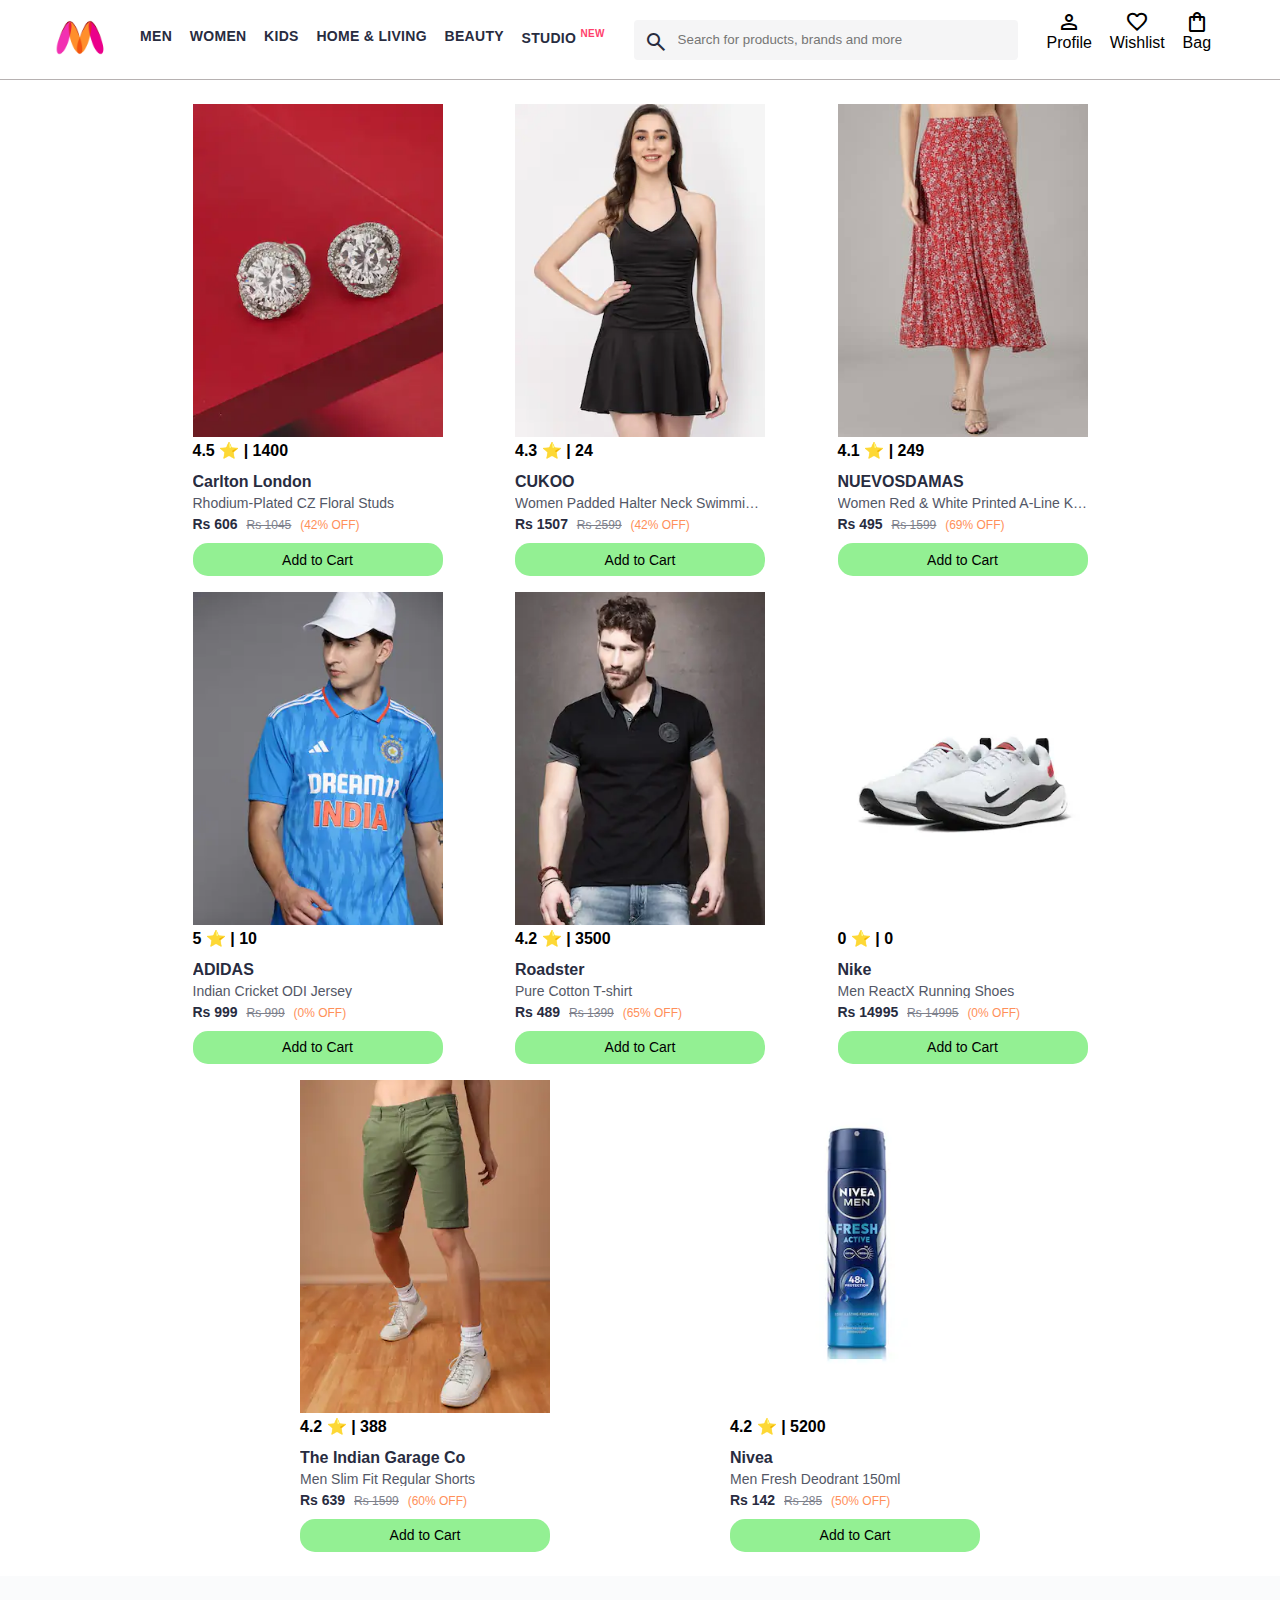
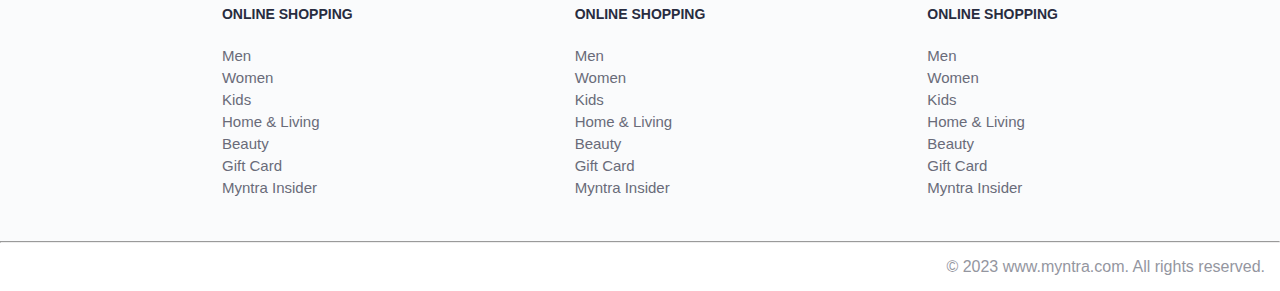
<file: index.html>
<!DOCTYPE html>
<html lang="en">
<head>
    <title>Myntra Functional Clone</title>
    <link rel="stylesheet" href="css/index.css">
    <link rel="stylesheet" href="https://fonts.googleapis.com/css2?family=Material+Symbols+Outlined:opsz,wght,FILL,GRAD@20..48,100..700,0..1,-50..200" />
</head>
<body>
    <header>
        <div class="logo_container">
            <a href="#"><img class="myntra_home" src="images/myntra_logo.webp" alt="Myntra Home"></a>
        </div>
        <nav class="nav_bar">
            <a href="#">Men</a>
            <a href="#">Women</a>
            <a href="#">Kids</a>
            <a href="#">Home & Living</a>
            <a href="#">Beauty</a>
            <a href="#">Studio <sup>New</sup></a>
        </nav>
        <div class="search_bar">
            <span class="material-symbols-outlined search_icon">search</span>
            <input class="search_input" placeholder="Search for products, brands and more">
        </div>
        <div class="action_bar">
            <div class="action_container">
                <span class="material-symbols-outlined action_icon">person</span>
                <span class="action_name">Profile</span>
            </div>

            <div class="action_container">
                <span class="material-symbols-outlined action_icon">favorite</span>
                <span class="action_name">Wishlist</span>
            </div>

            <a class="action_container" href="pages/bag.html">
                <span class="material-symbols-outlined action_icon">shopping_bag</span>
                <span class="action_name">Bag</span>
                <span class="bag-item-count">0</span>
            </a>
        </div>
    </header>

    <main>
        <div class="container">
        </div>
    </main>


    <footer>
        <div class="footer_container">
            <div class="footer_column">
                <h3>ONLINE SHOPPING</h3>

                <a href="#">Men</a>
                <a href="#">Women</a>
                <a href="#">Kids</a>
                <a href="#">Home & Living</a>
                <a href="#">Beauty</a>
                <a href="#">Gift Card</a>
                <a href="#">Myntra Insider</a>
            </div>

            <div class="footer_column">
                <h3>ONLINE SHOPPING</h3>

                <a href="#">Men</a>
                <a href="#">Women</a>
                <a href="#">Kids</a>
                <a href="#">Home & Living</a>
                <a href="#">Beauty</a>
                <a href="#">Gift Card</a>
                <a href="#">Myntra Insider</a>
            </div>

            <div class="footer_column">
                <h3>ONLINE SHOPPING</h3>

                <a href="#">Men</a>
                <a href="#">Women</a>
                <a href="#">Kids</a>
                <a href="#">Home & Living</a>
                <a href="#">Beauty</a>
                <a href="#">Gift Card</a>
                <a href="#">Myntra Insider</a>
            </div>
        </div>
        <hr>

        <div class="copyright">
            © 2023 www.myntra.com. All rights reserved.
        </div>
    </footer>
    <script src="data/items.js"></script>
    <script src="scripts/index.js"></script>
</body>
</html>
</file>
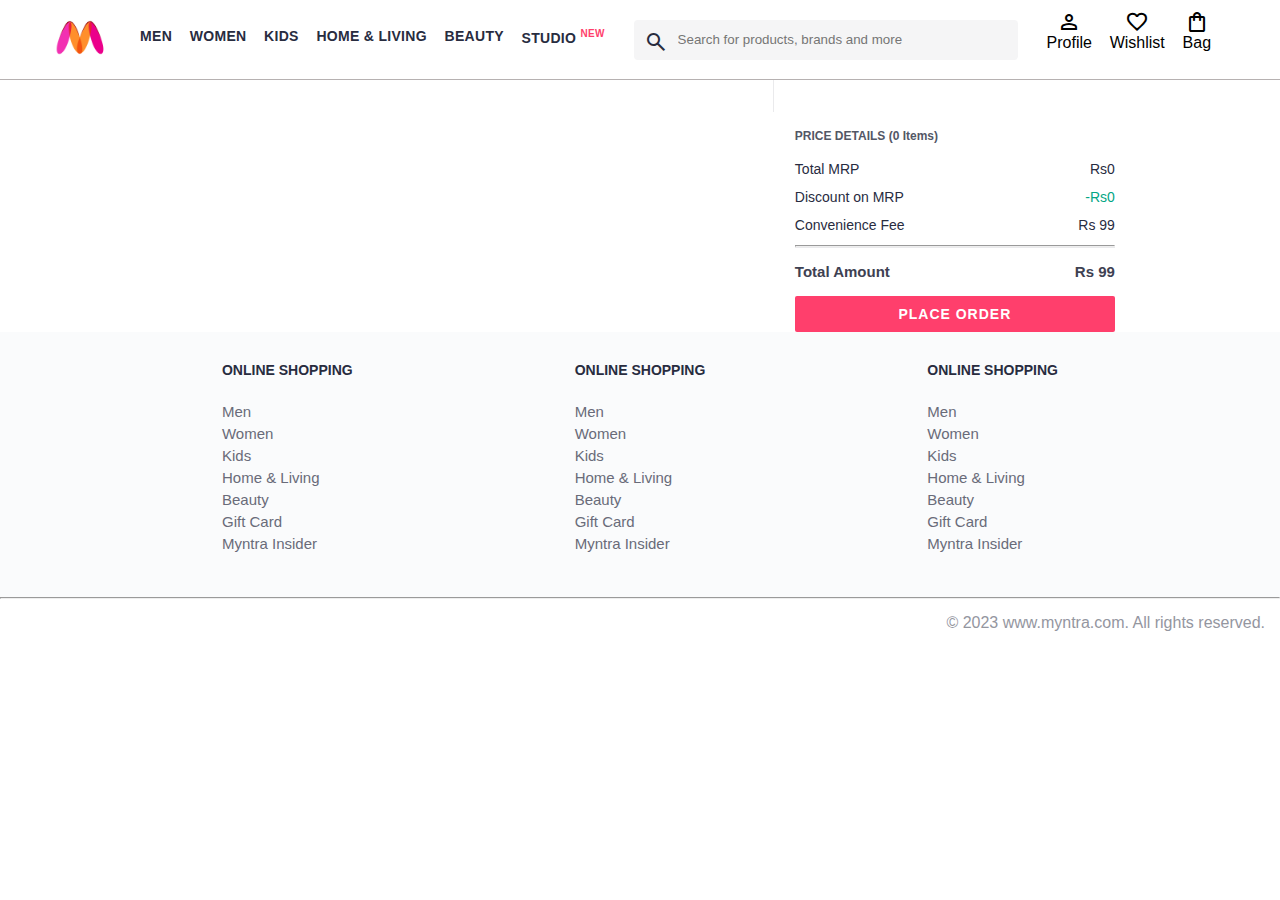
<file: pages/bag.html>
<!DOCTYPE html>
<html lang="en">
<head>
    <title>Myntra Clone</title>
    <link rel="stylesheet" href="../css/index.css">
    <link rel="stylesheet" href="../css/bag.css">
    <link rel="stylesheet" href="https://fonts.googleapis.com/css2?family=Material+Symbols+Outlined:opsz,wght,FILL,GRAD@20..48,100..700,0..1,-50..200" />
</head>
<body>
    <header>
        <div class="logo_container">
            <a href="#"><img class="myntra_home" src="../images/myntra_logo.webp" alt="Myntra Home"></a>
        </div>
        <nav class="nav_bar">
            <a href="#">Men</a>
            <a href="#">Women</a>
            <a href="#">Kids</a>
            <a href="#">Home & Living</a>
            <a href="#">Beauty</a>
            <a href="#">Studio <sup>New</sup></a>
        </nav>
        <div class="search_bar">
            <span class="material-symbols-outlined search_icon">search</span>
            <input class="search_input" placeholder="Search for products, brands and more">
        </div>
        <div class="action_bar">
            <div class="action_container">
                <span class="material-symbols-outlined action_icon">person</span>
                <span class="action_name">Profile</span>
            </div>

            <div class="action_container">
                <span class="material-symbols-outlined action_icon">favorite</span>
                <span class="action_name">Wishlist</span>
            </div>

            <div class="action_container">
                <span class="material-symbols-outlined action_icon">shopping_bag</span>
                <span class="action_name">Bag</span>
                <span class="bag-item-count">0</span>
            </div>
        </div>
    </header>
    <main>
      <div class="bag-page">
        <div class="bag-items-container">
        </div>
        <div class="bag-summary">
        </div>

      </div>
    </main>
    <footer>
        <div class="footer_container">
            <div class="footer_column">
                <h3>ONLINE SHOPPING</h3>

                <a href="#">Men</a>
                <a href="#">Women</a>
                <a href="#">Kids</a>
                <a href="#">Home & Living</a>
                <a href="#">Beauty</a>
                <a href="#">Gift Card</a>
                <a href="#">Myntra Insider</a>
            </div>

            <div class="footer_column">
                <h3>ONLINE SHOPPING</h3>

                <a href="#">Men</a>
                <a href="#">Women</a>
                <a href="#">Kids</a>
                <a href="#">Home & Living</a>
                <a href="#">Beauty</a>
                <a href="#">Gift Card</a>
                <a href="#">Myntra Insider</a>
            </div>

            <div class="footer_column">
                <h3>ONLINE SHOPPING</h3>

                <a href="#">Men</a>
                <a href="#">Women</a>
                <a href="#">Kids</a>
                <a href="#">Home & Living</a>
                <a href="#">Beauty</a>
                <a href="#">Gift Card</a>
                <a href="#">Myntra Insider</a>
            </div>
        </div>
        <hr>

        <div class="copyright">
            © 2023 www.myntra.com. All rights reserved.
        </div>
    </footer>
    <script src="../scripts/index.js"></script>
    <script src="../data/items.js"></script>
    <script src="../scripts/bag.js"></script>
</body>
</html>
</file>
<file: css/index.css>
/***************** Item Page CSS **************************/
/*.action_container {
    text-decoration: none;
}
a.action_container:link {
    color:black;
}
.item-details {
    cursor: pointer;
    width: 250px;
    margin: 10px;
}
.stars {
    font-size: 12px;
    font-weight: 700;
    text-align: left;
}
.company {
    font-size: 18px;
    font-weight: 700;
    line-height: 1;
    color: #282c3f;
    margin-bottom: 6px;
    overflow: hidden;
    text-overflow: ellipsis;
    white-space: nowrap;
    margin-top: 20px;
}
.item-name {
    color: #535766;
    font-size: 16px;
    line-height: 1;
    margin-bottom: 0;
    margin-top: 0;
    overflow: hidden;
    text-overflow: ellipsis;
    white-space: nowrap;
    font-weight: 400;
    display: block;
}
.price-container {
    margin-top: 10px;
}
.current-price {
    font-size: 14px;
    font-weight: 700;
    color: #282c3f;
}
.original-price {
    text-decoration: line-through;
    color: #7e818c;
    font-weight: 400;
    margin-left: 5px;
    font-size: 12px;
}
.discount-percentage {
    color: #ff905a;
    font-weight: 400;
    font-size: 12px;
    margin-left: 5px;
}
.btn-bag {
    background-color: lightgreen;
    border: none;
    padding: 5px 15px;
    border-radius: 10px;
    width: 100%;
    margin-top: 7px;
    font-size: 20px;
    cursor: pointer;
}
.bag-items {
    background-color: #f16565;
    white-space: nowrap;
    text-align: center;
    line-height: 18px;
    padding: 0 6px;
    height: 18px;
    position: relative;
    border-radius: 50%;
    font-size: 12px;
    color: #fff;
    left: 13px;
    top: -44px;
    font-weight: 700;
    cursor: pointer;
}*/

* {
    margin: 0;
    padding: 0;
    font-family: Assistant,-apple-system,BlinkMacSystemFont,Segoe UI,Roboto,Helvetica,Arial,sans-serif;
    box-sizing: border-box;
}
header {
    display: flex;
    background-color: #ffffff;
    height: 80px;
    justify-content: space-between;
    align-items: center;
    border-bottom: 1px solid #b6b1b1;
}
.myntra_home {
    height: 45px;
}
.logo_container {
    margin-left: 4%;
}
.action_bar {
    margin-right: 4%;
}
.nav_bar {
    display: flex;
    min-width: 500px;
    justify-content: space-evenly;
}
.nav_bar a {
    font-size: 14px;
    letter-spacing: .3px;
    color: #282c3f;
    font-weight: 700;
    text-transform: uppercase;
    text-decoration: none;
    padding: 28px 0;
    border-bottom: 5px solid #ffffff;
}
.nav_bar a:hover {
    border-bottom: 4px solid #f54e77;
}

.nav_bar a sup {
    color: #ff3f6c;
    font-size: 10px;
}

.search_bar {
    height: 40px;
    min-width: 200px;
    width: 30%;
    display: flex;
    align-items: center;
}
.search_icon {
    box-sizing: content-box;
    height: 20px;
    padding: 10px;

    background-color: #f5f5f6;
    color: #282c3f;
    font-weight: 300;
    border-radius: 4px 0 0 4px;
}
.search_input {
    color: #696e79;
    background-color: #f5f5f6;
    flex-grow: 1;
    height: 40px;
    border: 0;
    border-radius: 0 4px 4px 0;
}

.action_bar {
    display: flex;
    min-width: 200px;
    justify-content: space-evenly;
}

.action_container {
    display: flex;
    flex-direction: column;
    align-items: center;
}

/* Main section */
.banner_container {
    margin: 40px 0;
}
.banner_image {
    width: 100%;
}

.category_heading {
    text-transform: uppercase;
    color: #3e4152;
    letter-spacing: .15em;
    font-size: 1.8em;
    margin: 50px 0 10px 30px;
    max-height: 5em;
    font-weight: 700;
}

.category-items,.container {
    width: 80%;
    margin: 50px 10%;
    display: flex;
    flex-wrap: wrap;
    justify-content: space-evenly;
}

.sale_item {
    width: 250px;
}

.footer_container {
    padding: 30px 0px 40px 0px;
    background: #FAFBFC;
    display: flex;
    justify-content: space-evenly;
}

.footer_column {
    display: flex;
    flex-direction: column;
}

.footer_column h3 {
    color: #282c3f;
    font-size: 14px;
    margin-bottom: 25px;
}

.footer_column a {
    color: #696b79;
    font-size: 15px;
    text-decoration: none;
    padding-bottom: 5px;
}

.copyright {
    color: #94969f;
    text-align: end;
    padding: 15px;
}
.container{
    width: 80%;
    margin: 1em auto;
}
.item-container{
    width: 250px;
    margin: 0.5em;
}
.item-img{
    width: 100%;
}
.rating{
    font-size: 0.675;
    font-weight: 700;
}
.company-name{
    margin-top: 0.875em;
    font-size: 16px;
    font-weight: 700;
    line-height: 1;
    color: #282c3f;
    margin-bottom: 6px;
    overflow: hidden;
    text-overflow: ellipsis;
    white-space: nowrap
}
.itme-name{
    color: #535766;
    font-size: 14px;
    line-height: 1;
    margin-bottom: 0;
    margin-top: 0;
    overflow: hidden;
    text-overflow: ellipsis;
    white-space: nowrap;
    font-weight: 400;
    display: block;
}
.price{
    font-size: 14px;
    line-height: 15px;
    color: #282c3f;
    white-space: nowrap;
    margin-top: 0.5em;
}
.cureent-price{
    font-size: 14px;
    font-weight: 700;
    color: #282c3f;
}
.mrp{
    text-decoration: line-through;
    color: #7e818c;
    font-weight: 400;
    margin-left: 5px;
    font-size: 12px
}
.discount{
    color: #ff905a;
    font-weight: 400;
    font-size: 12px;
    margin-left: 5px;
}

.btn-addcart{
    width: 100%;
    font-size: 0.875rem;
    margin-top: 0.7em;
    background-color: rgb(147, 240, 147);
      color: black;
      border: none;
      border-radius: 15px;
      padding:0.6em 2em;
      cursor: pointer;
}
.bag-item-count{
    background-color: #f16565;
    white-space: nowrap;
    text-align: center;
    line-height: 18px;
    padding: 0 6px;
    height: 18px;
    position: relative;
    border-radius: 50%;
    font-size: 12px;
    color: #fff;
    left: 13px;
    top: -44px;
    font-weight: 700;
    cursor: pointer;
}
.action_container {
    text-decoration: none;
}
a.action_container:link {
    color:black;
}
</file>
<file: css/bag.css>
.bag-items-container {
  display: inline-block;
  width: 64%;
  padding-right: 20px;
  border-right: 1px solid #eaeaec;
  padding-top: 32px;
  color: #282c3f;
  font-size: 13px;
  line-height: 1.42857143;
}

.bag-page {
  width: 75%;
  margin-left: 12.5%;
}

.bag-summary {
  vertical-align: top;
  display: inline-block;
  width: 35%;
  padding: 24px 0 0 16px;
  color: #282c3f;
  font-size: 13px;
  line-height: 1.42857143;
}

.bag-details-container {
  margin-bottom: 16px;
}

.price-header {
  font-size: 12px;
  font-weight: 700;
  margin: 24px 0 16px;
  color: #535766;
}

.price-item {
  margin-bottom: 12px;
  line-height: 16px;
  font-size: 14px;
  color: #282c3f;
}

.price-item-value {
  float: right;
}

.priceDetail-base-discount {
  color: #03a685;
}

.price-footer {
  font-weight: 700;
  font-size: 15px;
  padding-top: 16px;
  border-top: 1px solid #eaeaec;
  color: #3e4152;
  line-height: 16px;
}

.btn-place-order {
  width: 100%;
  letter-spacing: 1px;
  font-size: 14px;
  font-weight: 600;
  border-radius: 2px;
  border-width: 0px;
  padding: 10px 16px;
  background-color: rgb(255, 63, 108);
  color: rgb(255, 255, 255);
  cursor: pointer;
}

.bag-item-container {
  margin-bottom: 8px;
  background: #fff;
  font-size: 14px;
  border: 1px solid #eaeaec;
  border-radius: 4px;
  position: relative;
  padding: 12px 12px 0;
}

.item-left-part {
  position: absolute;
  background: rgb(255, 242, 223);
  height: 148px;
  width: 111px;
}

.item-right-part {
  padding-left: 12px;
  position: relative;
  min-height: 148px;
  margin-left: 111px;
  margin-bottom: 12px;
}

.bag-item-img {
  width: 100%;
}

.return-period {
  display: inline-flex;
  font-size: 14px;
  padding-top: 8px;
}

.return-period-days {
  font-weight: 700;
  margin-right: 4px;
}

.delivery-details {
  margin-top: 5px;
  color: #282c3f;
  font-size: 12px;
  letter-spacing: -.1px;
  margin-bottom: 8px;
  line-height: 15px;
}

.delivery-details-days {
  color: #03a685;
}

.remove-from-cart {
  position: absolute;
  font-size: 25px;
  top: 10px;
  right: 18px;
  width: 14px;
  height: 14px;
  cursor: pointer;
}
</file>
